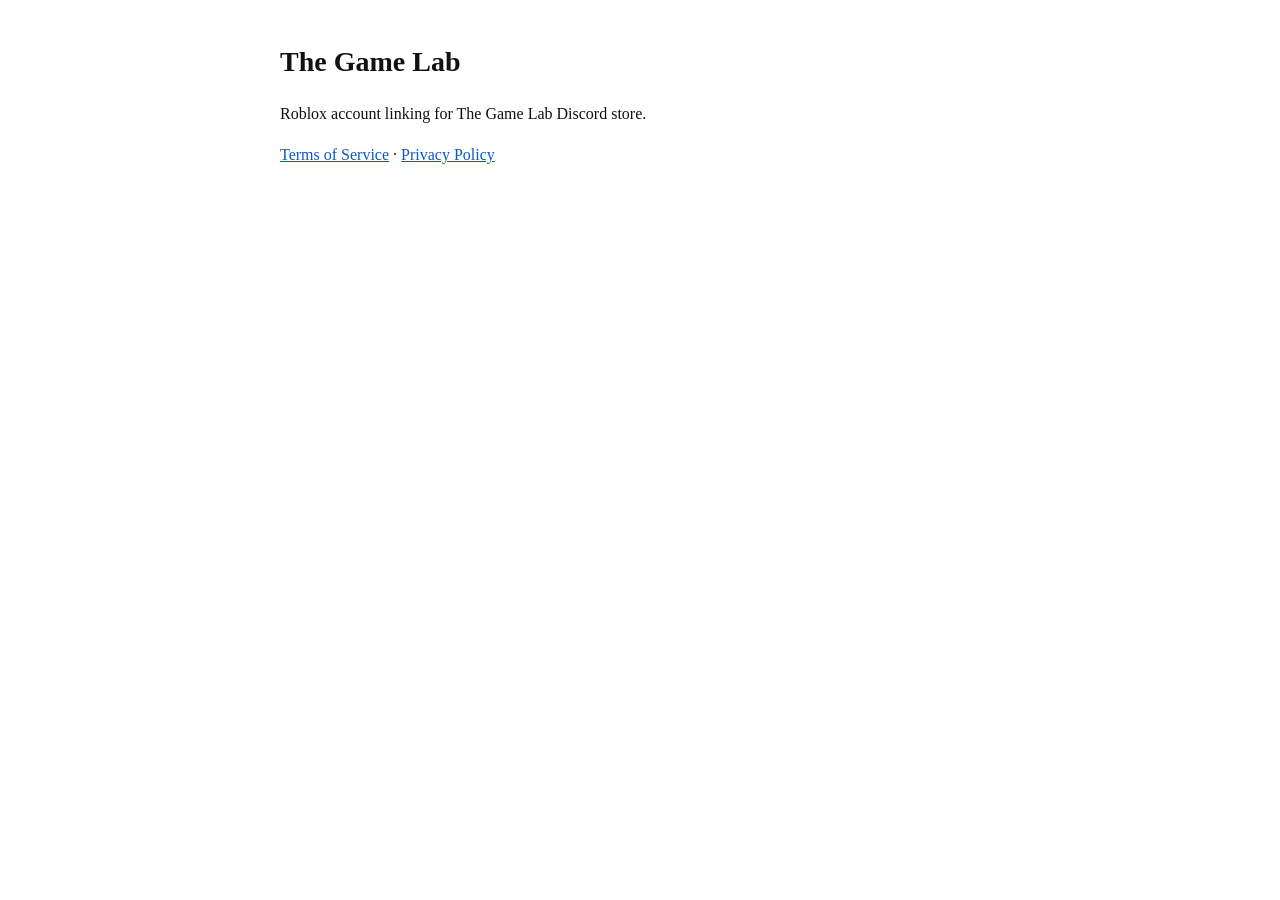
<file: index.html>
<!doctype html>
<html lang="en">
<head>
<meta charset="utf-8">
<meta name="referrer" content="no-referrer">
<meta name="robots" content="noindex">
<title>The Game Lab</title>
<meta name="viewport" content="width=device-width,initial-scale=1">
<link rel="stylesheet" href="style.css">
</head>
<body>
<h1>The Game Lab</h1>
<p id="status">Roblox account linking for The Game Lab Discord store.</p>
<p><a href="terms.html">Terms of Service</a> · <a href="privacy.html">Privacy Policy</a></p>
<script>
// Forwards the Roblox OAuth response to The Game Lab bot. Holds no secrets.
var allowed = ['code', 'state', 'error', 'error_description'];
var source = new URLSearchParams(location.search), forward = new URLSearchParams();
allowed.forEach(function (key) { if (source.has(key)) forward.set(key, source.get(key)); });
if (forward.has('state')) {
  document.getElementById('status').textContent = 'Linking your Roblox account…';
  location.replace('https://the-game-lab.the-game-lab-worker.workers.dev/oauth/callback?' + forward.toString());
}
</script>
</body>
</html>
</file>
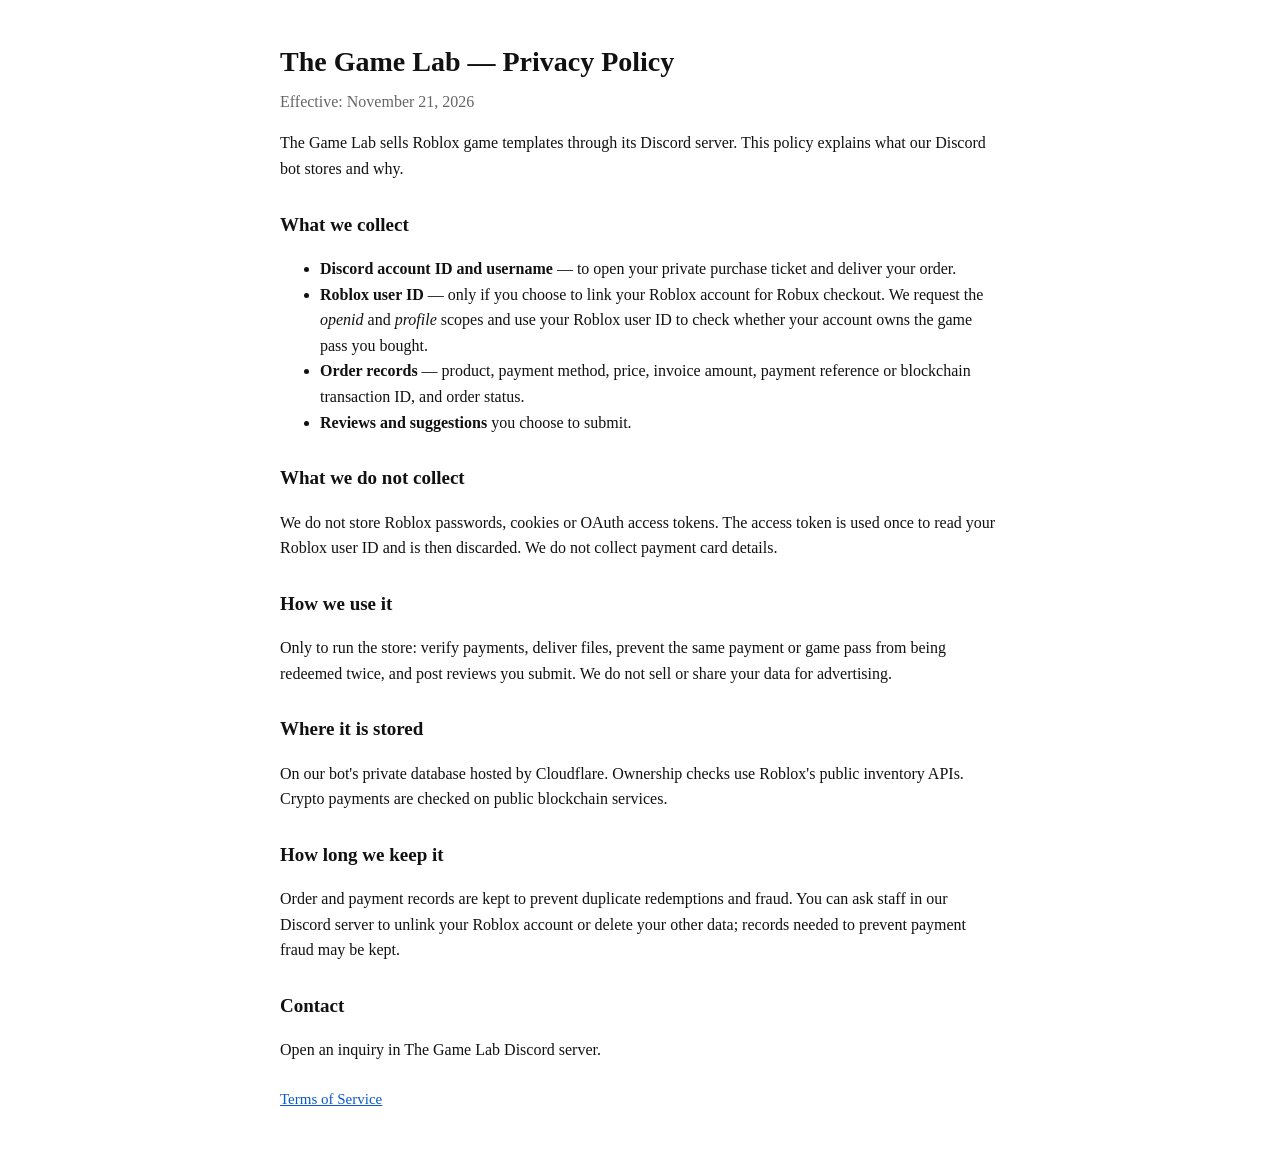
<file: privacy.html>
<!doctype html><html lang="en"><head><meta charset="utf-8"><meta name="viewport" content="width=device-width,initial-scale=1"><title>Privacy Policy · The Game Lab</title><link rel="stylesheet" href="style.css"></head><body>
<h1>The Game Lab — Privacy Policy</h1>
<p class="sub">Effective: November 21, 2026</p>
<p>The Game Lab sells Roblox game templates through its Discord server. This policy explains what our Discord bot stores and why.</p>
<h2>What we collect</h2>
<ul>
<li><strong>Discord account ID and username</strong> — to open your private purchase ticket and deliver your order.</li>
<li><strong>Roblox user ID</strong> — only if you choose to link your Roblox account for Robux checkout. We request the <em>openid</em> and <em>profile</em> scopes and use your Roblox user ID to check whether your account owns the game pass you bought.</li>
<li><strong>Order records</strong> — product, payment method, price, invoice amount, payment reference or blockchain transaction ID, and order status.</li>
<li><strong>Reviews and suggestions</strong> you choose to submit.</li>
</ul>
<h2>What we do not collect</h2>
<p>We do not store Roblox passwords, cookies or OAuth access tokens. The access token is used once to read your Roblox user ID and is then discarded. We do not collect payment card details.</p>
<h2>How we use it</h2>
<p>Only to run the store: verify payments, deliver files, prevent the same payment or game pass from being redeemed twice, and post reviews you submit. We do not sell or share your data for advertising.</p>
<h2>Where it is stored</h2>
<p>On our bot's private database hosted by Cloudflare. Ownership checks use Roblox's public inventory APIs. Crypto payments are checked on public blockchain services.</p>
<h2>How long we keep it</h2>
<p>Order and payment records are kept to prevent duplicate redemptions and fraud. You can ask staff in our Discord server to unlink your Roblox account or delete your other data; records needed to prevent payment fraud may be kept.</p>
<h2>Contact</h2>
<p>Open an inquiry in The Game Lab Discord server.</p>
<nav><a href="terms.html">Terms of Service</a></nav>
</body></html>
</file>
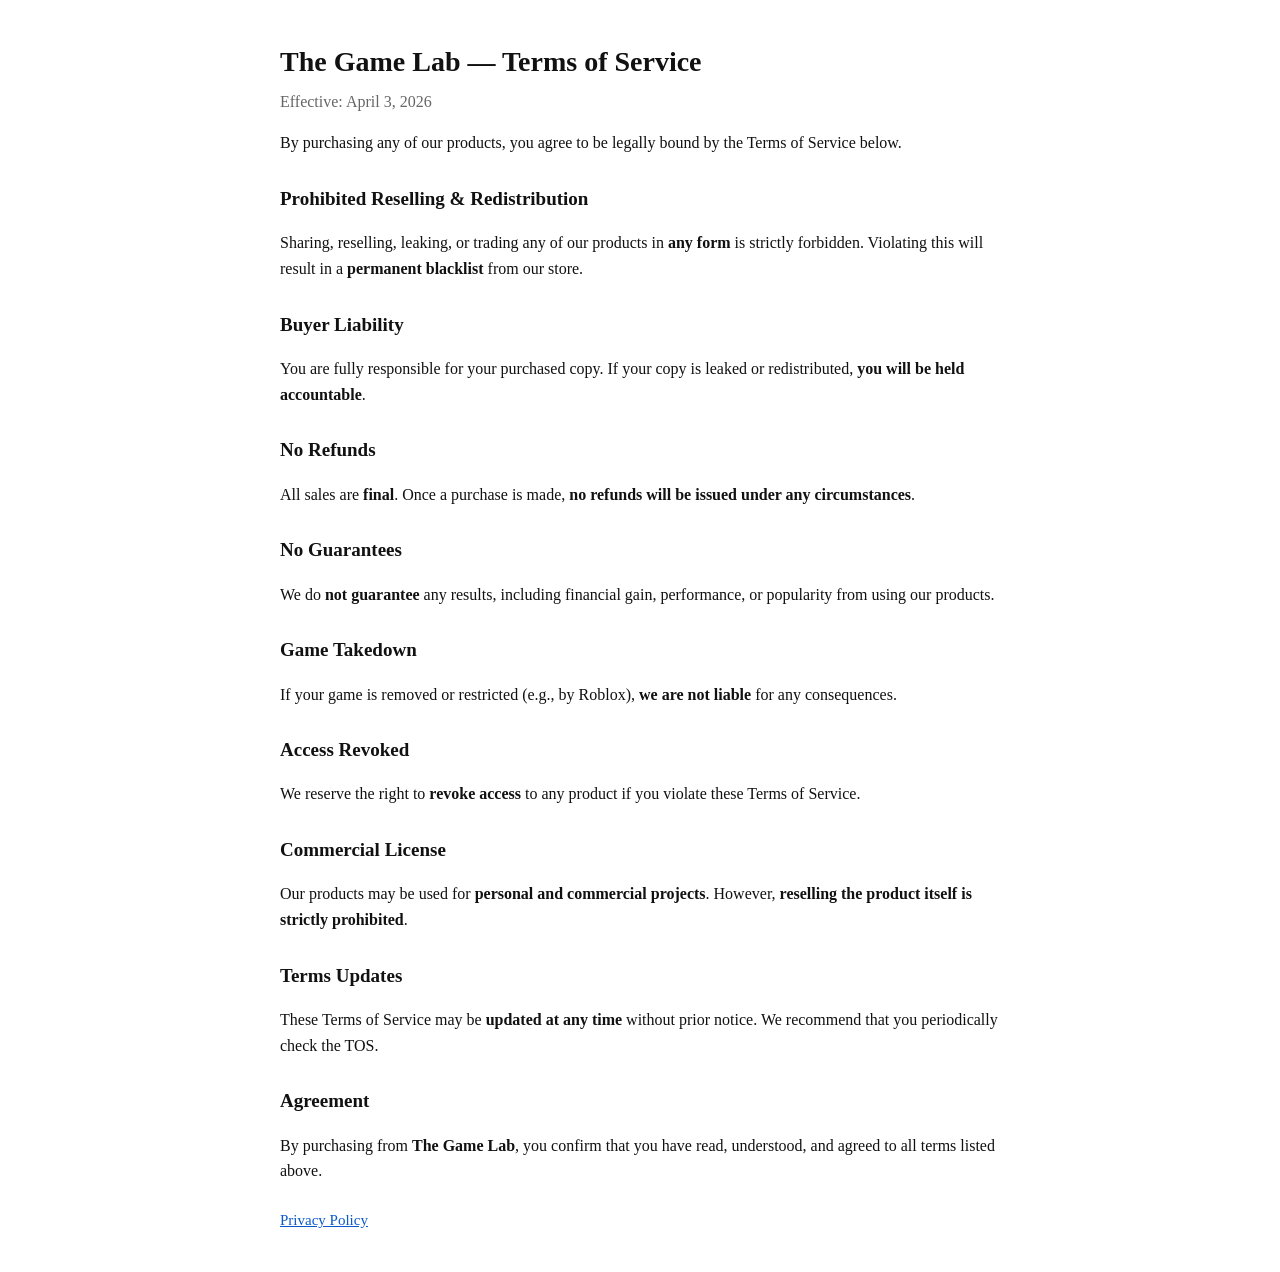
<file: terms.html>
<!doctype html><html lang="en"><head><meta charset="utf-8"><meta name="viewport" content="width=device-width,initial-scale=1"><title>Terms of Service · The Game Lab</title><link rel="stylesheet" href="style.css"></head><body>
<h1>The Game Lab — Terms of Service</h1>
<p class="sub">Effective: April 3, 2026</p>
<p>By purchasing any of our products, you agree to be legally bound by the Terms of Service below.</p>
<h2>Prohibited Reselling &amp; Redistribution</h2>
<p>Sharing, reselling, leaking, or trading any of our products in <strong>any form</strong> is strictly forbidden. Violating this will result in a <strong>permanent blacklist</strong> from our store.</p>
<h2>Buyer Liability</h2>
<p>You are fully responsible for your purchased copy. If your copy is leaked or redistributed, <strong>you will be held accountable</strong>.</p>
<h2>No Refunds</h2>
<p>All sales are <strong>final</strong>. Once a purchase is made, <strong>no refunds will be issued under any circumstances</strong>.</p>
<h2>No Guarantees</h2>
<p>We do <strong>not guarantee</strong> any results, including financial gain, performance, or popularity from using our products.</p>
<h2>Game Takedown</h2>
<p>If your game is removed or restricted (e.g., by Roblox), <strong>we are not liable</strong> for any consequences.</p>
<h2>Access Revoked</h2>
<p>We reserve the right to <strong>revoke access</strong> to any product if you violate these Terms of Service.</p>
<h2>Commercial License</h2>
<p>Our products may be used for <strong>personal and commercial projects</strong>. However, <strong>reselling the product itself is strictly prohibited</strong>.</p>
<h2>Terms Updates</h2>
<p>These Terms of Service may be <strong>updated at any time</strong> without prior notice. We recommend that you periodically check the TOS.</p>
<h2>Agreement</h2>
<p>By purchasing from <strong>The Game Lab</strong>, you confirm that you have read, understood, and agreed to all terms listed above.</p>
<nav><a href="privacy.html">Privacy Policy</a></nav>
</body></html>
</file>
<file: style.css>
body{font:16px/1.6 Georgia,serif;max-width:720px;margin:40px auto;padding:0 20px;color:#111;background:#fff}
h1{font-size:28px;margin-bottom:4px}h2{font-size:19px;margin-top:28px}
.sub{color:#666;margin-top:0}a{color:#0a58ca}nav{margin:24px 0;font-size:15px}
</file>
